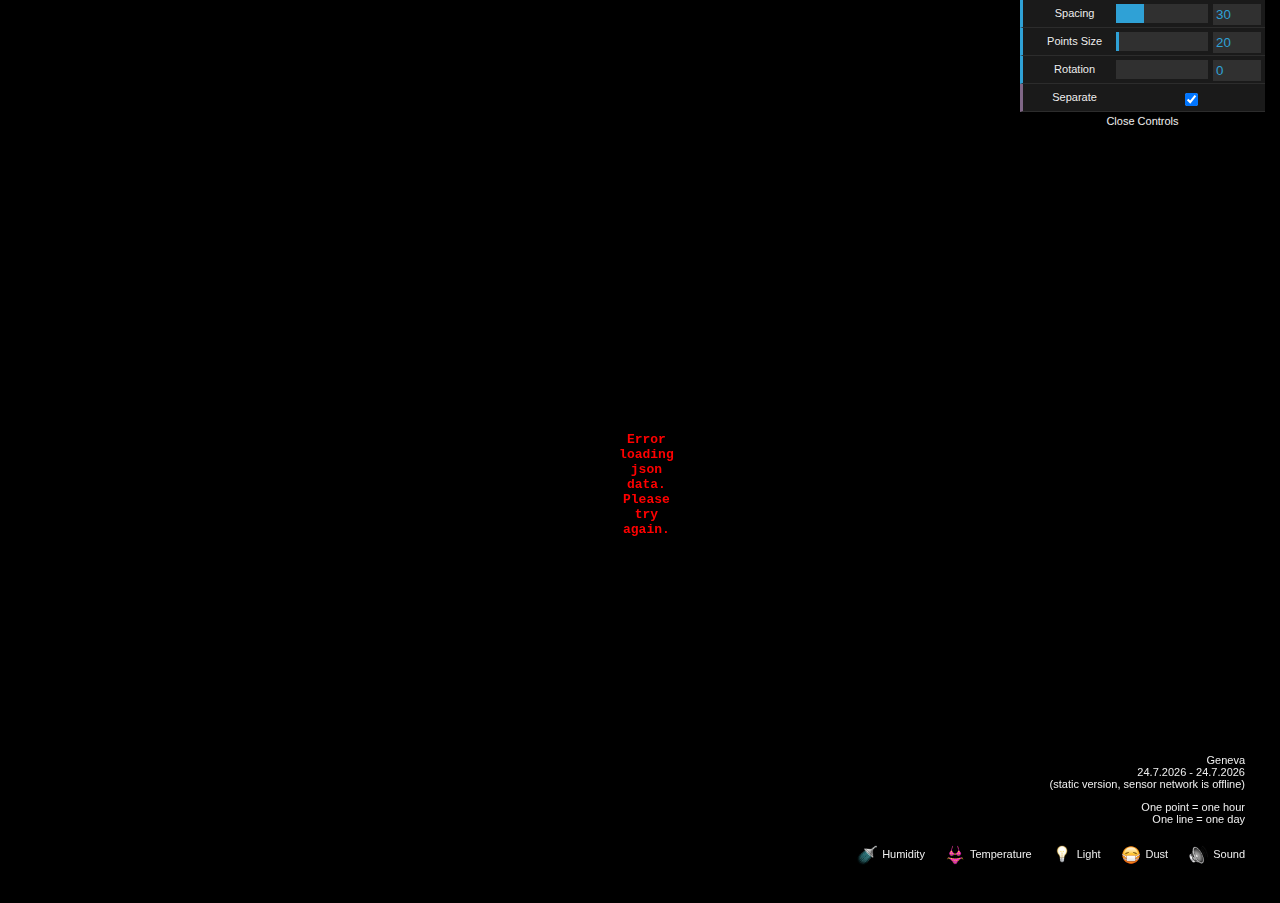
<file: index.html>
<!DOCTYPE html>
<html lang="en">
	<head>
		<title>Climate Change</title>
		<meta charset="utf-8">
		<meta name="viewport" content="width=device-width, user-scalable=no, minimum-scale=1.0, maximum-scale=1.0">
		<link rel="stylesheet" type="text/css" href="css/style.css">	
	</head>
	<body>
		<script src="jquery-2.1.3.min.js"></script>
		<script src="threejs.js/three.min.js"></script>
		<script src="threejs.js/Detector.js"></script>
		<script src="threejs.js/dat.gui.min.js"></script>
		<script src="threejs.js/OrbitControls.js"></script>

		<div id="loading">
			<img id="loadingImg" src="images/earth.png" alt="loading">
		</div>
		<div id="infos">
		<p id="infoText"></p>
		One point = one hour<br/>
		One line   = one day
		<ul id="legend">
			<li><img src="images/emojis/840.png" alt="tex1"><div>Humidity</div></li>
			<li><img src="images/emojis/447.png" alt="tex1"><div>Temperature</div></li>
			<li><img src="images/emojis/519.png" alt="tex1"><div>Light</div></li>
			<li><img src="images/emojis/756.png" alt="tex1"><div>Dust</div></li>
			<li><img src="images/emojis/620.png" alt="tex1"><div>Sound</div></li>
		</ul>
		</div>
		<script>

			if ( ! Detector.webgl ) Detector.addGetWebGLMessage();

			var container;
			var camera, scene, renderer, particles, geometries = [], materials = [], parameters, i, h, color, sprite, size;
			var geometryHumidity,geometryAirquality,geometryLight,geometrySound,geometryTemperature,geometryDust;
			var mouseX = 0, mouseY = 0;

			var windowHalfX = window.innerWidth / 2;
			var windowHalfY = window.innerHeight / 2;

			var city = "Geneva";
			var dataFields = "humidity,temperature,light,dust,sound,airquality_raw";
			var dateNow = new Date();
			var dateBefore = new Date();
			var entryDate = new Date();
			var amtDays = 30;
			var noise = 0;
			var spacing = 30;
			var isRotation = 0;
			var isMouseDown = false;
			var displaySocle = false;
			var addSpacer = true;
			var dotsSize = 20;
			var postraub;
			var isAdditiveBlendig = false;

			init();
			animate();

			function init() {

				container = document.createElement( 'div' );
				document.body.appendChild( container );

				camera = new THREE.PerspectiveCamera( 75, window.innerWidth / window.innerHeight, 1, 4000 );
				camera.position.z = 1800;

				controls = new THREE.OrbitControls( camera, container );

				scene = new THREE.Scene();
				factors = [0.5,1,0.01,0.005,0.01];
				
				loadTextures();

				renderer = new THREE.WebGLRenderer({ alpha: true });
				renderer.setPixelRatio( window.devicePixelRatio );
				renderer.setSize( window.innerWidth, window.innerHeight );
				container.appendChild( renderer.domElement );


				initGUI();

				window.addEventListener( 'resize', onWindowResize, false );

				$( "canvas" ).keydown(function() {
					alert( "Handler for .keydown() called." );
				});

				populateCanvas();

			};

			function populateCanvas() {
				var dataCanvasAPI = "http://sensor-api.localdata.com/api/v1/aggregations?over.city="+city+"&";
				$("#loading").show();
				$("#infoText").html(city+" <br/>"+dateBefore.getDate()+"."+(dateBefore.getMonth()+1)+"."+dateBefore.getFullYear()+" - "+dateNow.getDate()+"."+(dateNow.getMonth()+1)+"."+dateNow.getFullYear()+"<br/>(static version, sensor network is offline)");
				$.getJSON( dataCanvasAPI, {
				op: "mean",
				from: dateBefore.toJSON(),
				before: dateNow.toJSON(),
				resolution: "1h",
				fields: dataFields
				}).done(function( jsonData ) {
					$("#loading").hide();
					clearPreviousData();
					initGeometries();
					definePointPositionsFromData(jsonData);
					createParticles();
				})
				 .fail(function() {
					$("#loading").html("Error loading json data. Please try again.");
					$("#loading").show();
				});

			}

			function updateVerticles() {
				var obj, i;
				for ( i = scene.children.length - 1; i >= 0 ; i -- ) {
				    obj = scene.children[ i ];
				    if (obj !== camera) {
				        scene.remove(obj);
				    }
				}
			}
			
			function clearPreviousData() {
				var obj, i;
				for ( i = scene.children.length - 1; i >= 0 ; i -- ) {
				    obj = scene.children[ i ];
				    if (obj !== camera) {
				        scene.remove(obj);
				    }
				}
			}

			function loadTextures() {
				THREE.ImageUtils.crossOrigin = '';
				spriteHumidity = THREE.ImageUtils.loadTexture( 'images/emojis/840.png' );
				spriteLight = THREE.ImageUtils.loadTexture( "images/emojis/519.png" );
				spriteSound = THREE.ImageUtils.loadTexture( "images/emojis/620.png" );
				spriteDust = THREE.ImageUtils.loadTexture( "images/emojis/756.png" );
				spriteTemperature = THREE.ImageUtils.loadTexture( "images/emojis/447.png" );
			}

			function definePointPositionsFromData(jsonData) {

				// helper var to transform millis to days
				var days = 1000*60*60*24;
				$.each( jsonData.data, function( i, item ) {
					var j=0;
					entryDate.setTime(Date.parse(item.timestamp));
					$.each( item, function( name, value ) { 
						var vertex = new THREE.Vector3();
						var spacer = 0
						if (addSpacer) {
							spacer = j*500-1000;
						}
						vertex.x = entryDate.getHours()*spacing+spacer-500;
						vertex.y = value*factors[j]*spacing-600;
						vertex.z = (entryDate.getTime()-dateNow.getTime())/days*spacing+500;
						geometries[j].vertices.push( vertex );
						j++;
						if ( j === geometries.length ) {
				          return false;
				        }
					});
				});
			}

			function createParticles() {
				for ( i = 0; i < parameters.length; i ++ ) {
					color  = [1,1,1];
					sprite = parameters[i][1];
					size   = dotsSize;
					materials[i] = new THREE.PointCloudMaterial( { size: size, map: sprite, depthTest: false, transparent : true } );
					particles = new THREE.PointCloud( parameters[i][3], materials[i] );

					if (isRotation>0) {
						particles.rotation.x = Math.random() * 6;
						particles.rotation.y = Math.random() * 6;
						particles.rotation.z = Math.random() * 6;
					}
					
					scene.add( particles );	
				}
			}

			function initGeometries() {
				geometryHumidity = new THREE.Geometry();
				geometryAirquality = new THREE.Geometry();
				geometryLight = new THREE.Geometry();
				geometrySound = new THREE.Geometry();
				geometryTemperature = new THREE.Geometry();
				geometryDust = new THREE.Geometry();
				geometries = [geometryHumidity,geometryTemperature,geometryLight,geometryDust,geometrySound, geometryAirquality];
						
				parameters = [ [ [1.0, 0.2, 0.5], spriteTemperature, 20, geometryTemperature],
			   [ [0.95, 0.1, 0.5], spriteAir, 15, geometryAirquality],
			   [ [0.90, 0.05, 0.5], spriteHumidity, 10, geometryHumidity],
			   [ [0.85, 0, 0.5], spriteDust, 8, geometryDust],
			   [ [0.80, 0, 0.5], spriteSound, 5, geometrySound],
			   [ [0.80, 0, 0.5], spriteLight, 5, geometryLight],
			   ];

			}

			function initGUI() {
				var gui = new dat.GUI();


				var paramsController = {
					daysAmount: 30,
					city: 'San Francisco',
					noise: 0,
					spacing: 30,
					dotsSize: 20,
					hasRotation: 0,
					addSpacer: true,
					additiveBlending: false
				};

				var reloadJsonChanger = function() {
					amtDays = Math.floor(paramsController.daysAmount);
					city = paramsController.city;
					populateCanvas();
				};

				var otherValsChanger = function() {
					noise = paramsController.noise;
					spacing = paramsController.spacing;
					isRotation = paramsController.hasRotation;
					addSpacer = paramsController.addSpacer;
					dotsSize = paramsController.dotsSize;
					isAdditiveBlendig = paramsController.additiveBlending;
					//updateVerticles();
					populateCanvas();
				};

				var cityController;
				//gui.add(paramsController, 'city', [ 'San Francisco', 'Bangalore', 'Boston', 'Geneva', 'Rio de Janeiro', 'Shanghai', 'Singapore' ] ).onChange( reloadJsonChanger ).name('City');
				//gui.add( paramsController, 'daysAmount', 1.0, 40.0, 1.0 ).name('Number of Days').onFinishChange( reloadJsonChanger );
				gui.add( paramsController, 'spacing', 0.0, 100.0, 1.0 ).name('Spacing').onChange( otherValsChanger );
				gui.add( paramsController, 'dotsSize', 10.0, 300.0, 1.0 ).name('Points Size').onFinishChange( otherValsChanger );
				gui.add( paramsController, 'hasRotation', 0.0, 300.0, 1.0 ).name('Rotation').onFinishChange( otherValsChanger );
				gui.add(paramsController, 'addSpacer').name('Separate').onFinishChange( otherValsChanger );
				//gui.add(paramsController, 'additiveBlending').onFinishChange( otherValsChanger );
			}

			function onWindowResize() {

				windowHalfX = window.innerWidth / 2;
				windowHalfY = window.innerHeight / 2;

				camera.aspect = window.innerWidth / window.innerHeight;
				camera.updateProjectionMatrix();

				renderer.setSize( window.innerWidth, window.innerHeight );
			}

			function animate() {

				requestAnimationFrame( animate );

				scene.rotation.y = scene.rotation.y +0.001;
				particles.rotation.x = particles.rotation.x + 0.001;
				render();

			}

			function render() {

				camera.lookAt( scene.position );
				renderer.render( scene, camera );
			}
		</script>
	</body>
</html>
</file>
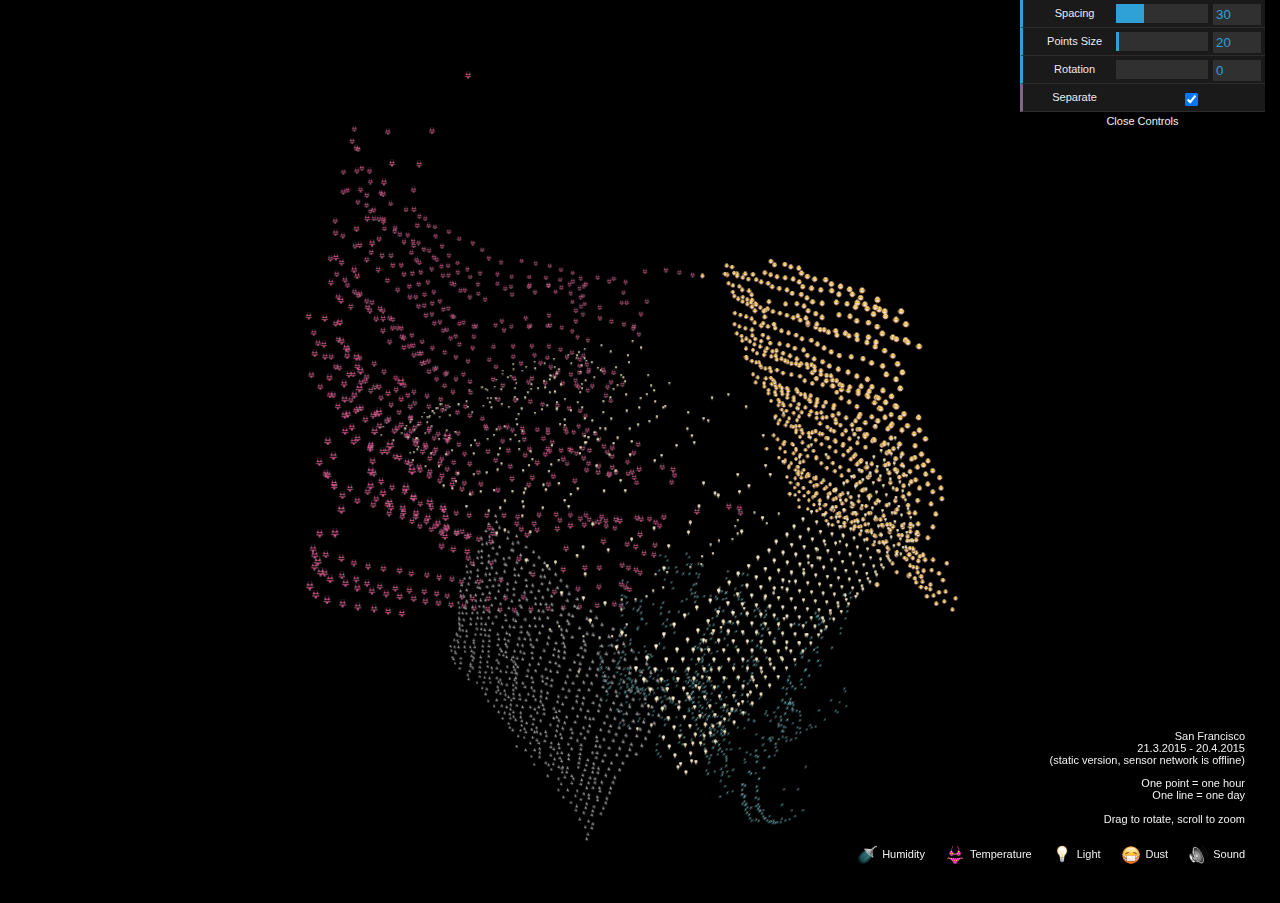
<file: indexOffline.html>
<!DOCTYPE html>
<html lang="en">
	<head>
		<title>Climate Change</title>
		<meta charset="utf-8">
		<meta name="viewport" content="width=device-width, user-scalable=no, minimum-scale=1.0, maximum-scale=1.0">
		<link rel="stylesheet" type="text/css" href="css/style.css">
	</head>
	<body>
		<script src="jquery-2.1.3.min.js"></script>
		<script src="threejs.js/three.min.js"></script>
		<script src="threejs.js/Detector.js"></script>
		<script src="threejs.js/dat.gui.min.js"></script>
		<script src="threejs.js/OrbitControls.js"></script>

		<div id="loading">
			<img id="loadingImg" src="images/earth.png" alt="loading">
		</div>
		<div id="infos">
		<p id="infoText"></p>
		One point = one hour<br/>
		One line   = one day<br/><br/>
		Drag to rotate, scroll to zoom
		<ul id="legend">
			<li><img src="images/emojis/840.png" alt="tex1"><div>Humidity</div></li>
			<li><img src="images/emojis/447.png" alt="tex1"><div>Temperature</div></li>
			<li><img src="images/emojis/519.png" alt="tex1"><div>Light</div></li>
			<li><img src="images/emojis/756.png" alt="tex1"><div>Dust</div></li>
			<li><img src="images/emojis/620.png" alt="tex1"><div>Sound</div></li>
		</ul>
		</div>
		<script>
			if ( ! Detector.webgl ) Detector.addGetWebGLMessage();

			var container;
			var camera, scene, renderer, particles, geometries = [], materials = [], parameters, i, h, color, sprite, size;
			var geometryHumidity,geometryAirquality,geometryLight,geometrySound,geometryTemperature,geometryDust;
			var spriteHumidity, spriteLight, spriteAir, spriteSound, spriteDust, spriteTemperature;
			var mouseX = 0, mouseY = 0;

			var windowHalfX = window.innerWidth / 2;
			var windowHalfY = window.innerHeight / 2;

			var city = "San Francisco";
			var dataFields = "humidity,temperature,light,dust,sound,airquality_raw";
			var dateNow = new Date();
			var dateBefore = new Date();
			var entryDate = new Date();
			var amtDays = 30;
			var noise = 0;
			var spacing = 30;
			var isRotation = Math.random()*100;
			var isMouseDown = false;
			var addSpacer = true;
			var dotsSize = 20;
			var postraub;
			var isAdditiveBlendig = false;

			init();
			animate();

			function init() {

				// for offline version
				dateBefore.setTime(1426978800000);
				dateNow.setTime(1429567200000);

				container = document.createElement( 'div' );
				document.body.appendChild( container );

				camera = new THREE.PerspectiveCamera( 75, window.innerWidth / window.innerHeight, 1, 4000 );
				camera.position.z = 1800;

				controls = new THREE.OrbitControls( camera, container );

				scene = new THREE.Scene();
				factors = [0.5,1,0.01,0.005,0.01];

				loadTextures();

				renderer = new THREE.WebGLRenderer({ alpha: true });
				renderer.setPixelRatio( window.devicePixelRatio );
				renderer.setSize( window.innerWidth, window.innerHeight );
				container.appendChild( renderer.domElement );


				initGUI();

				window.addEventListener( 'resize', onWindowResize, false );

				$( "canvas" ).keydown(function() {
					alert( "Handler for .keydown() called." );
				});

				populateCanvas();

			};

			function populateCanvas() {
				var dataCanvasAPI = "dataForOfflineVersion.json?";
				$("#loading").show();
				$("#infoText").html(city+" <br/>"+dateBefore.getDate()+"."+(dateBefore.getMonth()+1)+"."+dateBefore.getFullYear()+" - "+dateNow.getDate()+"."+(dateNow.getMonth()+1)+"."+dateNow.getFullYear()+"<br/>(static version, sensor network is offline)");
				$.getJSON( dataCanvasAPI, {
				op: "mean",
				from: dateBefore.toJSON(),
				before: dateNow.toJSON(),
				resolution: "1h",
				fields: dataFields
				}).done(function( jsonData ) {
					$("#loading").hide();
					clearPreviousData();
					initGeometries();
					definePointPositionsFromData(jsonData);
					createParticles();
				})
				 .fail(function() {
					$("#loading").html("Error loading json data. Please try again.");
					$("#loading").show();
				});

			}

			function updateVerticles() {
				var obj, i;
				for ( i = scene.children.length - 1; i >= 0 ; i -- ) {
				    obj = scene.children[ i ];
				    if (obj !== camera) {
				        scene.remove(obj);
				    }
				}
			}
			
			function clearPreviousData() {
				var obj, i;
				for ( i = scene.children.length - 1; i >= 0 ; i -- ) {
				    obj = scene.children[ i ];
				    if (obj !== camera) {
				        scene.remove(obj);
				    }
				}
			}

			function loadTextures() {
				THREE.ImageUtils.crossOrigin = '';
				spriteHumidity = THREE.ImageUtils.loadTexture( 'images/emojis/840.png' );
				spriteLight = THREE.ImageUtils.loadTexture( "images/emojis/519.png" );
				spriteSound = THREE.ImageUtils.loadTexture( "images/emojis/620.png" );
				spriteDust = THREE.ImageUtils.loadTexture( "images/emojis/756.png" );
				spriteTemperature = THREE.ImageUtils.loadTexture( "images/emojis/447.png" );
			}

			function definePointPositionsFromData(jsonData) {

				// helper var to transform millis to days
				var days = 1000*60*60*24;
				$.each( jsonData.data, function( i, item ) {
					var j=0;
					entryDate.setTime(Date.parse(item.timestamp));
					$.each( item, function( name, value ) { 
						var vertex = new THREE.Vector3();
						var spacer = 0
						if (addSpacer) {
							spacer = j*500-1000;
						}
						vertex.x = entryDate.getHours()*spacing+spacer-500;
						vertex.y = value*factors[j]*spacing-600;
						vertex.z = (entryDate.getTime()-dateNow.getTime())/days*spacing+500;
						geometries[j].vertices.push( vertex );
						j++;
						if ( j === geometries.length ) {
				          return false;
				        }
					});
				});
			}

			function createParticles() {
				for ( i = 0; i < parameters.length; i ++ ) {
					color  = [1,1,1];
					sprite = parameters[i][1];
					size   = dotsSize;
					materials[i] = new THREE.PointCloudMaterial( { size: size, map: sprite, depthTest: false, transparent : true } );
					particles = new THREE.PointCloud( parameters[i][3], materials[i] );

					if (isRotation>0) {
						particles.rotation.x = Math.random() * 6;
						particles.rotation.y = Math.random() * 6;
						particles.rotation.z = Math.random() * 6;
					}
					
					scene.add( particles );	
				}
			}

			function initGeometries() {
				geometryHumidity = new THREE.Geometry();
				geometryAirquality = new THREE.Geometry();
				geometryLight = new THREE.Geometry();
				geometrySound = new THREE.Geometry();
				geometryTemperature = new THREE.Geometry();
				geometryDust = new THREE.Geometry();
				geometries = [geometryHumidity,geometryTemperature,geometryLight,geometryDust,geometrySound, geometryAirquality];
						
				parameters = [ [ [1.0, 0.2, 0.5], spriteTemperature, 20, geometryTemperature],
			   [ [0.95, 0.1, 0.5], spriteAir, 15, geometryAirquality],
			   [ [0.90, 0.05, 0.5], spriteHumidity, 10, geometryHumidity],
			   [ [0.85, 0, 0.5], spriteDust, 8, geometryDust],
			   [ [0.80, 0, 0.5], spriteSound, 5, geometrySound],
			   [ [0.80, 0, 0.5], spriteLight, 5, geometryLight],
			   ];

			}

			function initGUI() {
				var gui = new dat.GUI();


				var paramsController = {
					daysAmount: 30,
					city: 'San Francisco',
					noise: 0,
					spacing: 30,
					dotsSize: 20,
					hasRotation: 0,
					addSpacer: true,
					additiveBlending: false
				};

				var reloadJsonChanger = function() {
					amtDays = Math.floor(paramsController.daysAmount);
					city = paramsController.city;
					populateCanvas();
				};

				var otherValsChanger = function() {
					noise = paramsController.noise;
					spacing = paramsController.spacing;
					isRotation = paramsController.hasRotation;
					addSpacer = paramsController.addSpacer;
					dotsSize = paramsController.dotsSize;
					isAdditiveBlendig = paramsController.additiveBlending;
					//updateVerticles();
					populateCanvas();
				};

				var cityController;
				//gui.add(paramsController, 'city', [ 'San Francisco', 'Bangalore', 'Boston', 'Geneva', 'Rio de Janeiro', 'Shanghai', 'Singapore' ] ).onChange( reloadJsonChanger ).name('City');
				//gui.add( paramsController, 'daysAmount', 1.0, 40.0, 1.0 ).name('Number of Days').onFinishChange( reloadJsonChanger );
				gui.add( paramsController, 'spacing', 0.0, 100.0, 1.0 ).name('Spacing').onChange( otherValsChanger );
				gui.add( paramsController, 'dotsSize', 10.0, 300.0, 1.0 ).name('Points Size').onFinishChange( otherValsChanger );
				gui.add( paramsController, 'hasRotation', 0.0, 300.0, 1.0 ).name('Rotation').onFinishChange( otherValsChanger );
				gui.add(paramsController, 'addSpacer').name('Separate').onFinishChange( otherValsChanger );
				//gui.add(paramsController, 'additiveBlending').onFinishChange( otherValsChanger );
			}

			function onWindowResize() {

				windowHalfX = window.innerWidth / 2;
				windowHalfY = window.innerHeight / 2;

				camera.aspect = window.innerWidth / window.innerHeight;
				camera.updateProjectionMatrix();

				renderer.setSize( window.innerWidth, window.innerHeight );
			}

			function animate() {

				requestAnimationFrame( animate );

				scene.rotation.y = scene.rotation.y +0.001;
				particles.rotation.x = particles.rotation.x + 0.001;
				render();

			}

			function render() {

				camera.lookAt( scene.position );
				renderer.render( scene, camera );
			}
		</script>
	</body>
</html>
</file>
<file: css/style.css>
body {
	background-color: black;
	margin: 0px;
	overflow: hidden;
	font-family:Monospace;
	font-size:13px;
	text-align:center;
	font-weight: bold;
	text-align:center;
}

a {
	color:#0078ff;
}

#infos {
	color:#fff;
	position: fixed;
	bottom: 30px;
	right: 30px;
	color: #ffffff;
	padding: 5px;
	z-index:100;
	text-align: right;
	font: 11px "Lucida Grande",sans-serif;
	color: #eee;
}

#infos ul {
	width: 100%;
	margin-top: 20px;
}

#infos ul li {
	float: left;
	list-style: none;
	margin-left: 20px;
}

#infos ul li div{ 
	float: left;
	margin-top: 3px;
}

#infos ul li img {
	width: 20px;
	height: 20px;
	margin-right: 5px;
	float: left;
}


#infos ul li span {
	margin-left: 10px;
}

#loading {
	z-index: 99;
	position: absolute;
	left: 48%;
	top: 48%;
	color: red;
	width: 64px;
	height: 64px;
}

#loadingImg {
	-webkit-animation:spin 1s linear infinite;
	-moz-animation:spin 1s linear infinite;
	animation:spin 1s linear infinite;
}

#furtherInfos {
	position: fixed;
	bottom: 30px;
	left: 30px;
	color:white;
	font-size: 40px;
}

@-moz-keyframes spin { 100% { -moz-transform: rotate(360deg); } }
@-webkit-keyframes spin { 100% { -webkit-transform: rotate(360deg); } }
@keyframes spin { 100% { -webkit-transform: rotate(360deg); transform:rotate(360deg)
</file>
